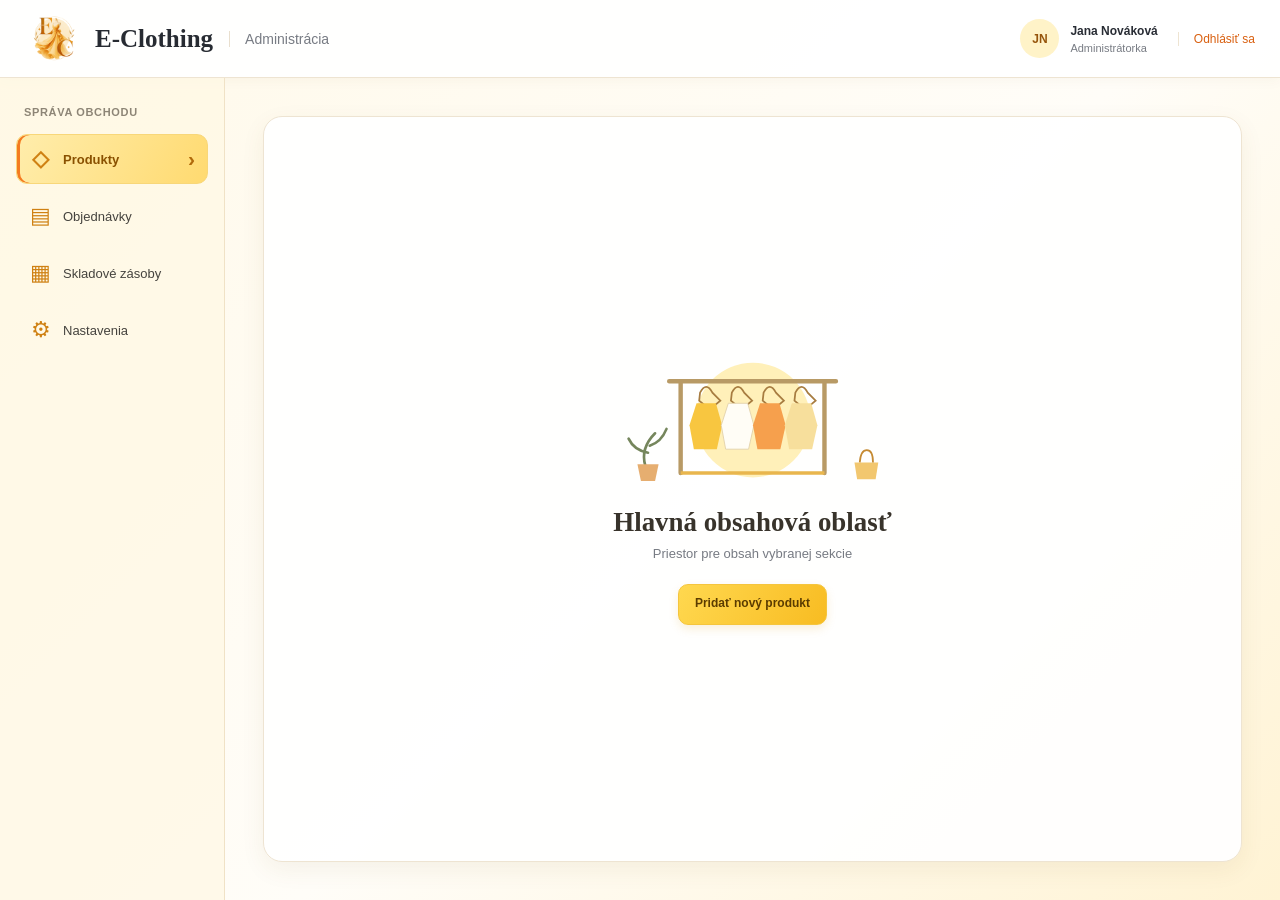
<file: html/index.html>
<!DOCTYPE html>
<html lang="sk">
<head>
  <meta charset="UTF-8">
  <meta name="viewport" content="width=device-width, initial-scale=1.0">
  <title>E-Clothing | Administrácia</title>
  <link rel="stylesheet" href="styles.css">
</head>
<body>
  <header class="topbar">
    <a class="brand" href="index.html">
      <img src="logo.png" alt="E-Clothing logo" class="brand-logo">
      <span class="brand-name">E-Clothing</span>
      <span class="brand-section">Administrácia</span>
    </a>

    <div class="account-area">
      <span class="avatar">JN</span>
      <div class="account-copy">
        <strong>Jana Nováková</strong>
        <small>Administrátorka</small>
      </div>
      <a class="logout-link" href="#logout">Odhlásiť sa</a>
    </div>
  </header>

  <div class="app-layout">
    <aside class="sidebar">
      <p class="sidebar-heading">SPRÁVA OBCHODU</p>
      <nav class="side-nav">
        <a class="active" href="add-product.html">
          <span class="nav-icon">◇</span> Produkty <span class="nav-arrow">›</span>
        </a>
        <a href="#objednavky"><span class="nav-icon">▤</span> Objednávky</a>
        <a href="#sklad"><span class="nav-icon">▦</span> Skladové zásoby</a>
        <a href="#nastavenia"><span class="nav-icon">⚙</span> Nastavenia</a>
      </nav>
    </aside>

    <main class="main-content main-content--empty">
      <section class="empty-state">
        <div class="empty-state-inner">
          <svg class="welcome-illustration" viewBox="0 0 340 160"
               role="img" aria-label="Oblečenie na stojane">
            <circle cx="170" cy="76" r="65" fill="#FFF0B9"/>
            <path d="M75 32 H264 M88 32 V136 M251 32 V136"
                  fill="none" stroke="#B89A65" stroke-width="5"
                  stroke-linecap="round"/>
            <path d="M88 136 H251" stroke="#E9B64D" stroke-width="4"/>
            <path d="M110 45 Q117 32 124 45 L133 54 L121 64 L109 54Z"
                  fill="none" stroke="#A77C40" stroke-width="2"/>
            <path d="M146 45 Q153 32 160 45 L169 54 L157 64 L145 54Z"
                  fill="none" stroke="#A77C40" stroke-width="2"/>
            <path d="M182 45 Q189 32 196 45 L205 54 L193 64 L181 54Z"
                  fill="none" stroke="#A77C40" stroke-width="2"/>
            <path d="M218 45 Q225 32 232 45 L241 54 L229 64 L217 54Z"
                  fill="none" stroke="#A77C40" stroke-width="2"/>
            <path d="M106 57 H128 L135 82 L129 109 H103 L98 82Z"
                  fill="#F8C640"/>
            <path d="M142 57 H164 L171 82 L165 109 H139 L134 82Z"
                  fill="#FFFDF6" stroke="#E2D1AA"/>
            <path d="M178 57 H200 L207 82 L201 109 H175 L170 82Z"
                  fill="#F6A04D"/>
            <path d="M214 57 H236 L243 82 L237 109 H211 L206 82Z"
                  fill="#F7DF9C"/>
            <path d="M48 128 Q42 108 59 91 M51 113 Q35 110 29 97
                     M53 105 Q66 101 72 86"
                  fill="none" stroke="#75865C" stroke-width="3"
                  stroke-linecap="round"/>
            <path d="M39 126 H63 L59 145 H43Z" fill="#E6AE70"/>
            <path d="M285 124 H312 L309 143 H288Z" fill="#F2C76F"/>
            <path d="M291 124 Q292 110 299 110 Q306 110 306 124"
                  fill="none" stroke="#C58A32" stroke-width="2"/>
          </svg>

          <h1>Hlavná obsahová oblasť</h1>
          <p>Priestor pre obsah vybranej sekcie</p>
          <a class="button button-primary empty-state-link"
             href="add-product.html">Pridať nový produkt</a>
        </div>
      </section>
    </main>
  </div>
</body>
</html>
</file>
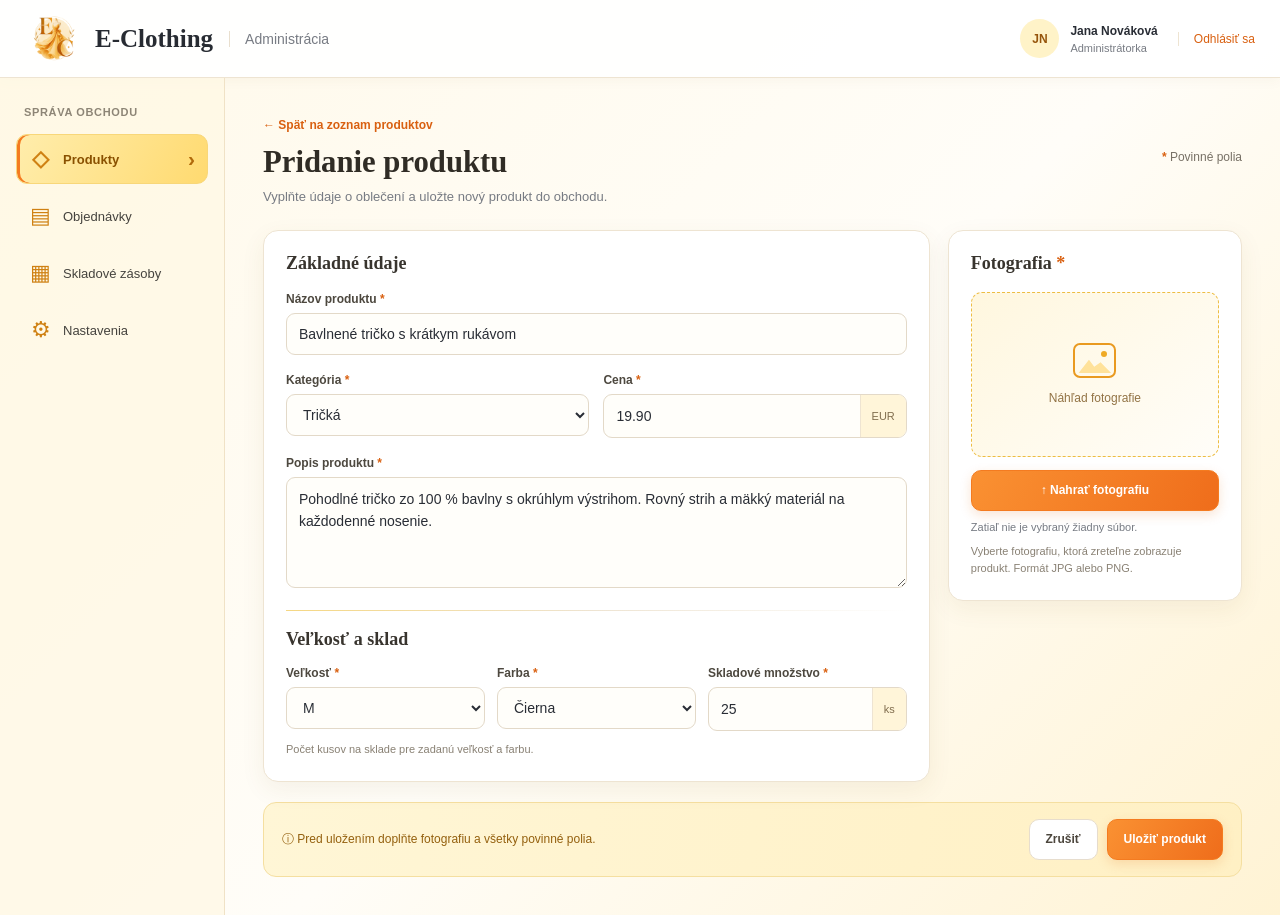
<file: html/add-product.html>
<!DOCTYPE html>
<html lang="sk">
<head>
  <meta charset="UTF-8">
  <meta name="viewport" content="width=device-width, initial-scale=1.0">
  <title>Pridanie produktu | E-Clothing</title>
  <link rel="stylesheet" href="styles.css">
</head>
<body>
  <header class="topbar">
    <a class="brand" href="index.html">
      <img src="logo.png" alt="E-Clothing logo" class="brand-logo">
      <span class="brand-name">E-Clothing</span>
      <span class="brand-section">Administrácia</span>
    </a>

    <div class="account-area">
      <span class="avatar">JN</span>
      <div class="account-copy">
        <strong>Jana Nováková</strong>
        <small>Administrátorka</small>
      </div>
      <a class="logout-link" href="#logout">Odhlásiť sa</a>
    </div>
  </header>

  <div class="app-layout">
    <aside class="sidebar">
      <p class="sidebar-heading">SPRÁVA OBCHODU</p>
      <nav class="side-nav">
        <a class="active" href="add-product.html" aria-current="page">
          <span class="nav-icon">◇</span> Produkty <span class="nav-arrow">›</span>
        </a>
        <a href="#objednavky"><span class="nav-icon">▤</span> Objednávky</a>
        <a href="#sklad"><span class="nav-icon">▦</span> Skladové zásoby</a>
        <a href="#nastavenia"><span class="nav-icon">⚙</span> Nastavenia</a>
      </nav>
    </aside>

    <main class="main-content">
      <div class="page-intro">
        <a class="back-link" href="index.html">← Späť na zoznam produktov</a>
        <div class="page-title-row">
          <div>
            <h1>Pridanie produktu</h1>
            <p class="page-description">
              Vyplňte údaje o oblečení a uložte nový produkt do obchodu.
            </p>
          </div>
          <p class="required-note"><span>*</span> Povinné polia</p>
        </div>
      </div>

      <form class="product-form" action="#" method="get">
        <div class="form-layout">
          <section class="form-card product-details">
            <h2>Základné údaje</h2>

            <div class="field field-full">
              <label for="product-name">Názov produktu <span>*</span></label>
              <input id="product-name" name="product-name" type="text"
                     value="Bavlnené tričko s krátkym rukávom" required>
            </div>

            <div class="field-row">
              <div class="field">
                <label for="category">Kategória <span>*</span></label>
                <select id="category" name="category" required>
                  <option selected>Tričká</option>
                  <option>Nohavice</option>
                  <option>Bundy</option>
                  <option>Mikiny</option>
                  <option>Doplnky</option>
                </select>
              </div>
              <div class="field">
                <label for="price">Cena <span>*</span></label>
                <div class="input-with-suffix">
                  <input id="price" name="price" type="number"
                         value="19.90" min="0" step="0.01" required>
                  <span>EUR</span>
                </div>
              </div>
            </div>

            <div class="field field-full">
              <label for="description">Popis produktu <span>*</span></label>
              <textarea id="description" name="description"
                        rows="4" required>Pohodlné tričko zo 100 % bavlny s okrúhlym výstrihom. Rovný strih a mäkký materiál na každodenné nosenie.</textarea>
            </div>

            <div class="section-divider"></div>

            <section class="stock-section">
              <h2>Veľkosť a sklad</h2>
              <div class="stock-grid">
                <div class="field">
                  <label for="size">Veľkosť <span>*</span></label>
                  <select id="size" name="size" required>
                    <option>XS</option>
                    <option>S</option>
                    <option selected>M</option>
                    <option>L</option>
                    <option>XL</option>
                    <option>XXL</option>
                  </select>
                </div>
                <div class="field">
                  <label for="color">Farba <span>*</span></label>
                  <select id="color" name="color" required>
                    <option selected>Čierna</option>
                    <option>Biela</option>
                    <option>Modrá</option>
                    <option>Červená</option>
                    <option>Sivá</option>
                  </select>
                </div>
                <div class="field">
                  <label for="quantity">Skladové množstvo <span>*</span></label>
                  <div class="input-with-suffix">
                    <input id="quantity" name="quantity" type="number"
                           value="25" min="0" required>
                    <span>ks</span>
                  </div>
                </div>
              </div>
              <p class="field-help">
                Počet kusov na sklade pre zadanú veľkosť a farbu.
              </p>
            </section>
          </section>

          <section class="form-card photo-card">
            <h2>Fotografia <span>*</span></h2>
            <div class="photo-placeholder">
              <span class="image-symbol" aria-hidden="true"></span>
              <span class="photo-placeholder-label">Náhľad fotografie</span>
            </div>
            <label class="button button-primary upload-button" for="photo">
              ↑ Nahrať fotografiu
            </label>
            <input class="file-input" id="photo" name="photo" type="file"
                   accept="image/jpeg,image/png">
            <p class="file-status">Zatiaľ nie je vybraný žiadny súbor.</p>
            <p class="field-help">
              Vyberte fotografiu, ktorá zreteľne zobrazuje produkt.
              Formát JPG alebo PNG.
            </p>
          </section>
        </div>

        <div class="form-actions">
          <p>ⓘ Pred uložením doplňte fotografiu a všetky povinné polia.</p>
          <div class="action-buttons">
            <a class="button button-secondary" href="index.html">Zrušiť</a>
            <button class="button button-primary" type="submit">
              Uložiť produkt
            </button>
          </div>
        </div>
      </form>
    </main>
  </div>
</body>
</html>
</file>
<file: html/styles.css>
:root {
  --yellow: #ffc928;
  --yellow-light: #fff3c8;
  --orange: #f47b20;
  --orange-dark: #d96010;
  --cream: #fffaf0;
  --surface: #ffffff;
  --text: #292d35;
  --muted: #777b83;
  --border: #eee4d2;
  --shadow: 0 8px 25px rgba(110, 79, 24, .07);
}

* {
  box-sizing: border-box;
}

html {
  min-height: 100%;
}

body {
  margin: 0;
  min-height: 100vh;
  color: var(--text);
  background: linear-gradient(135deg, #fff9e9, #fffdf8 55%, #fff3d4);
  font-family: Arial, Helvetica, sans-serif;
  font-size: 14px;
}

a {
  color: inherit;
}

.topbar {
  min-height: 78px;
  display: flex;
  align-items: center;
  justify-content: space-between;
  gap: 20px;
  padding: 10px 25px;
  background: rgba(255, 255, 255, .96);
  border-bottom: 1px solid var(--border);
  box-shadow: 0 3px 12px rgba(100, 75, 25, .04);
}

.brand {
  min-width: 0;
  display: flex;
  align-items: center;
  gap: 12px;
  text-decoration: none;
}

.brand-logo {
  display: block;
  width: 58px;
  height: 55px;
  object-fit: contain;
}

.brand-name {
  color: #272b32;
  font-family: Georgia, "Times New Roman", serif;
  font-size: 25px;
  font-weight: bold;
  white-space: nowrap;
}

.brand-section {
  margin-left: 4px;
  padding-left: 15px;
  border-left: 1px solid #e9dfce;
  color: var(--muted);
  white-space: nowrap;
}

.account-area {
  display: flex;
  align-items: center;
  gap: 11px;
}

.avatar {
  width: 39px;
  height: 39px;
  display: grid;
  place-items: center;
  border-radius: 50%;
  background: var(--yellow-light);
  color: #96550c;
  font-size: 12px;
  font-weight: bold;
}

.account-copy {
  display: flex;
  flex-direction: column;
  gap: 4px;
  white-space: nowrap;
}

.account-copy strong {
  font-size: 12px;
}

.account-copy small {
  color: var(--muted);
  font-size: 11px;
}

.logout-link {
  margin-left: 9px;
  padding-left: 15px;
  border-left: 1px solid var(--border);
  color: var(--orange-dark);
  font-size: 12px;
  text-decoration: none;
  white-space: nowrap;
}

.logout-link:hover,
.back-link:hover {
  text-decoration: underline;
}

.app-layout {
  min-height: calc(100vh - 78px);
  display: grid;
  grid-template-columns: 225px minmax(0, 1fr);
}

.sidebar {
  padding: 28px 16px;
  background: rgba(255, 248, 228, .75);
  border-right: 1px solid #f0e2c6;
}

.sidebar-heading {
  margin: 0 0 16px 8px;
  color: #8d8576;
  font-size: 11px;
  font-weight: bold;
  text-transform: uppercase;
  letter-spacing: .06em;
}

.side-nav {
  display: flex;
  flex-direction: column;
  gap: 7px;
}

.side-nav a {
  min-height: 45px;
  display: flex;
  align-items: center;
  gap: 11px;
  padding: 11px 12px;
  border: 1px solid transparent;
  border-radius: 11px;
  color: #45433e;
  font-size: 13px;
  text-decoration: none;
  transition: background .15s, transform .15s;
}

.side-nav a:hover {
  background: #fff0c4;
}

.side-nav a.active {
  color: #8a5100;
  background: linear-gradient(120deg, #ffedac, #ffda70);
  border-color: #f8d779;
  box-shadow: inset 3px 0 0 var(--orange);
  font-weight: bold;
}

.nav-icon {
  width: 23px;
  color: #cf8113;
  font-size: 22px;
  text-align: center;
}

.nav-arrow {
  margin-left: auto;
  color: #b16a0b;
  font-size: 21px;
}

.main-content {
  min-width: 0;
  padding: clamp(20px, 3vw, 38px);
}

.main-content--empty {
  display: flex;
  min-height: calc(100vh - 78px);
}

.empty-state {
  width: 100%;
  min-height: 510px;
  display: grid;
  place-items: center;
  padding: 35px 20px;
  overflow: hidden;
  border: 1px solid var(--border);
  border-radius: 19px;
  background: rgba(255, 255, 255, .94);
  box-shadow: var(--shadow);
  text-align: center;
}

.empty-state-inner {
  max-width: 460px;
}

.welcome-illustration {
  display: block;
  width: min(100%, 340px);
  height: auto;
  margin: 0 auto 12px;
}

.empty-state h1 {
  margin: 0 0 8px;
  color: #38332b;
  font-family: Georgia, "Times New Roman", serif;
  font-size: clamp(22px, 2.1vw, 29px);
}

.empty-state p {
  margin: 0;
  color: var(--muted);
  font-size: 13px;
}

.empty-state-link {
  margin-top: 23px;
}

.page-intro,
.product-form {
  width: 100%;
  max-width: 1240px;
  margin-right: auto;
  margin-left: auto;
}

.page-intro {
  margin-bottom: 22px;
}

.back-link {
  display: inline-block;
  margin-bottom: 13px;
  color: var(--orange-dark);
  font-size: 12px;
  font-weight: bold;
  text-decoration: none;
}

.page-title-row {
  display: flex;
  align-items: flex-start;
  justify-content: space-between;
  gap: 18px;
}

.page-title-row h1 {
  margin: 0 0 7px;
  color: #302c25;
  font-family: Georgia, "Times New Roman", serif;
  font-size: clamp(25px, 2.4vw, 32px);
}

.page-description {
  margin: 0;
  color: var(--muted);
  font-size: 13px;
  line-height: 1.6;
}

.required-note {
  margin: 5px 0 0;
  color: #777065;
  font-size: 12px;
  white-space: nowrap;
}

.required-note span,
.field label span,
.photo-card h2 span {
  color: var(--orange-dark);
  font-weight: bold;
}

.form-layout {
  display: grid;
  grid-template-columns: minmax(0, 1.7fr) minmax(225px, .75fr);
  align-items: start;
  gap: 18px;
}

.form-card {
  min-width: 0;
  padding: 22px;
  border: 1px solid var(--border);
  border-radius: 15px;
  background: var(--surface);
  box-shadow: var(--shadow);
}

.form-card h2 {
  margin: 0 0 18px;
  color: #38342e;
  font-family: Georgia, "Times New Roman", serif;
  font-size: 18px;
}

.field {
  min-width: 0;
  display: flex;
  flex-direction: column;
  gap: 7px;
}

.field label {
  color: #4d483f;
  font-size: 12px;
  font-weight: bold;
}

.field input,
.field select,
.field textarea,
.input-with-suffix {
  width: 100%;
  min-width: 0;
  min-height: 42px;
  border: 1px solid #e3d9c8;
  border-radius: 9px;
  background: #fffefa;
  color: var(--text);
  font: inherit;
}

.field input,
.field select,
.field textarea {
  padding: 10px 12px;
}

.field input:focus,
.field select:focus,
.field textarea:focus {
  border-color: #eeb42b;
  outline: 3px solid rgba(255, 201, 40, .22);
}

.field textarea {
  min-height: 110px;
  resize: vertical;
  line-height: 1.6;
}

.field-full {
  margin-bottom: 18px;
}

.field-row {
  display: grid;
  grid-template-columns: repeat(2, minmax(0, 1fr));
  gap: 14px;
  margin-bottom: 18px;
}

.input-with-suffix {
  display: flex;
  align-items: center;
  overflow: hidden;
}

.input-with-suffix input {
  flex: 1;
  width: 0;
  min-width: 0;
  border: 0;
  background: transparent;
}

.input-with-suffix span {
  align-self: stretch;
  display: flex;
  align-items: center;
  padding: 0 11px;
  border-left: 1px solid #eee4d2;
  background: #fff5d9;
  color: #806d4d;
  font-size: 11px;
}

.section-divider {
  height: 1px;
  margin: 22px 0 18px;
  background: linear-gradient(90deg, #f5d783, var(--border), transparent);
}

.stock-section h2 {
  margin-bottom: 16px;
}

.stock-grid {
  display: grid;
  grid-template-columns: repeat(3, minmax(0, 1fr));
  gap: 12px;
}

.field-help {
  margin: 10px 0 0;
  color: #898174;
  font-size: 11px;
  line-height: 1.6;
}

.photo-placeholder {
  min-height: 165px;
  display: flex;
  flex-direction: column;
  align-items: center;
  justify-content: center;
  gap: 13px;
  padding: 16px;
  border: 1px dashed #edbd43;
  border-radius: 11px;
  background: linear-gradient(140deg, #fff7df, #fffdf8);
  color: #a16b17;
}

.image-symbol {
  position: relative;
  width: 43px;
  height: 35px;
  display: block;
  border: 2px solid #e99a20;
  border-radius: 7px;
}

.image-symbol::before {
  position: absolute;
  top: 6px;
  right: 7px;
  width: 6px;
  height: 6px;
  border-radius: 50%;
  background: #efaa26;
  content: "";
}

.image-symbol::after {
  position: absolute;
  right: 3px;
  bottom: 3px;
  left: 3px;
  height: 17px;
  background: #ffe29a;
  clip-path: polygon(0 100%, 32% 20%, 48% 62%, 67% 35%, 100% 100%);
  content: "";
}

.photo-placeholder-label {
  color: #927345;
  font-size: 12px;
}

.file-input {
  position: absolute;
  width: 1px;
  height: 1px;
  overflow: hidden;
  clip: rect(0, 0, 0, 0);
}

.file-input:focus-visible + .file-status {
  outline: 2px solid var(--orange);
}

.upload-button {
  width: 100%;
  margin-top: 13px;
  cursor: pointer;
}

.file-status {
  margin: 10px 0 0;
  color: var(--muted);
  font-size: 11px;
}

.button {
  min-height: 41px;
  display: inline-flex;
  align-items: center;
  justify-content: center;
  gap: 8px;
  padding: 10px 16px;
  border: 1px solid transparent;
  border-radius: 10px;
  font-size: 12px;
  font-weight: bold;
  line-height: 1.3;
  text-align: center;
  text-decoration: none;
  cursor: pointer;
  transition: transform .15s, box-shadow .15s, background .15s;
}

.button:hover {
  transform: translateY(-1px);
}

.button:focus-visible {
  outline: 3px solid rgba(244, 119, 33, .3);
  outline-offset: 2px;
}

.button-primary {
  border-color: #f5c53d;
  background: linear-gradient(120deg, #ffd84f, #f8bc22);
  color: #5b3c00;
  box-shadow: 0 4px 10px rgba(214, 147, 15, .15);
}

.button-primary:hover {
  background: linear-gradient(120deg, #ffcb2c, #efad14);
}

.upload-button,
.action-buttons .button-primary {
  border-color: var(--orange);
  background: linear-gradient(120deg, #fa9132, #ef6d1b);
  color: white;
  box-shadow: 0 4px 12px rgba(219, 105, 18, .18);
}

.upload-button:hover,
.action-buttons .button-primary:hover {
  background: linear-gradient(120deg, #ef7b1a, #dc5d12);
}

.button-secondary {
  border-color: #e7ddcd;
  background: white;
  color: #4c463d;
}

.button-secondary:hover {
  background: #fff8e7;
  border-color: #edc968;
}

.form-actions {
  display: flex;
  align-items: center;
  justify-content: space-between;
  gap: 18px;
  margin-top: 20px;
  padding: 16px 18px;
  border: 1px solid #f5dfa0;
  border-radius: 13px;
  background: linear-gradient(100deg, #fff6d6, #fff0c4);
}

.form-actions > p {
  margin: 0;
  color: #94600e;
  font-size: 12px;
  line-height: 1.5;
}

.action-buttons {
  display: flex;
  flex: 0 0 auto;
  gap: 9px;
}

/* Tablets */
@media (max-width: 1000px) {
  .app-layout {
    grid-template-columns: 190px minmax(0, 1fr);
  }

  .main-content {
    padding: 22px;
  }

  .form-layout {
    grid-template-columns: minmax(0, 1fr);
  }

  .photo-card {
    display: grid;
    grid-template-columns: minmax(0, 1fr) minmax(170px, .8fr);
    align-items: start;
    gap: 13px 18px;
  }

  .photo-card h2 {
    grid-column: 1 / -1;
    margin-bottom: 3px;
  }

  .photo-placeholder {
    grid-row: span 3;
  }

  .upload-button {
    align-self: start;
    margin-top: 0;
  }
}

/* Mobile */
@media (max-width: 680px) {
  .topbar {
    align-items: flex-start;
    gap: 12px;
    padding: 12px 14px;
  }

  .brand {
    flex-wrap: wrap;
    gap: 7px;
  }

  .brand-logo {
    width: 45px;
    height: 42px;
  }

  .brand-name {
    font-size: 18px;
  }

  .brand-section {
    padding-left: 8px;
    font-size: 11px;
  }

  .account-area {
    gap: 7px;
  }

  .avatar {
    width: 31px;
    height: 31px;
  }

  .account-copy strong {
    font-size: 11px;
  }

  .account-copy small {
    font-size: 10px;
  }

  .logout-link {
    margin-left: 0;
    padding-left: 8px;
    font-size: 10px;
  }

  .app-layout {
    min-height: 0;
    grid-template-columns: minmax(0, 1fr);
  }

  .sidebar {
    padding: 13px 14px;
    border-right: 0;
    border-bottom: 1px solid var(--border);
  }

  .sidebar-heading {
    margin-bottom: 9px;
  }

  .side-nav {
    display: grid;
    grid-template-columns: repeat(2, minmax(0, 1fr));
    gap: 5px;
  }

  .side-nav a {
    min-width: 0;
    min-height: 40px;
    padding: 8px;
    font-size: 12px;
  }

  .nav-icon {
    width: 18px;
    font-size: 19px;
  }

  .main-content {
    padding: 15px;
  }

  .main-content--empty {
    min-height: 62vh;
  }

  .empty-state {
    min-height: 420px;
    padding: 22px 15px;
    border-radius: 15px;
  }

  .welcome-illustration {
    max-width: 290px;
  }

  .empty-state h1 {
    font-size: 22px;
  }

  .page-title-row {
    flex-direction: column;
    gap: 8px;
  }

  .page-title-row h1 {
    font-size: 26px;
  }

  .required-note {
    margin-top: 0;
  }

  .form-card {
    padding: 16px;
    border-radius: 13px;
  }

  .field-row,
  .stock-grid {
    grid-template-columns: minmax(0, 1fr);
    gap: 14px;
  }

  .photo-card {
    display: block;
  }

  .photo-placeholder {
    min-height: 180px;
  }

  .upload-button {
    margin-top: 12px;
  }

  .form-actions {
    align-items: stretch;
    flex-direction: column;
    gap: 13px;
    padding: 14px;
  }

  .action-buttons {
    display: grid;
    grid-template-columns: repeat(2, minmax(0, 1fr));
  }
}

@media (max-width: 390px) {
  .topbar {
    flex-direction: column;
    align-items: stretch;
  }

  .account-area {
    justify-content: flex-end;
  }

  .main-content {
    padding: 11px;
  }

  .side-nav {
    grid-template-columns: minmax(0, 1fr);
  }
}
</file>
